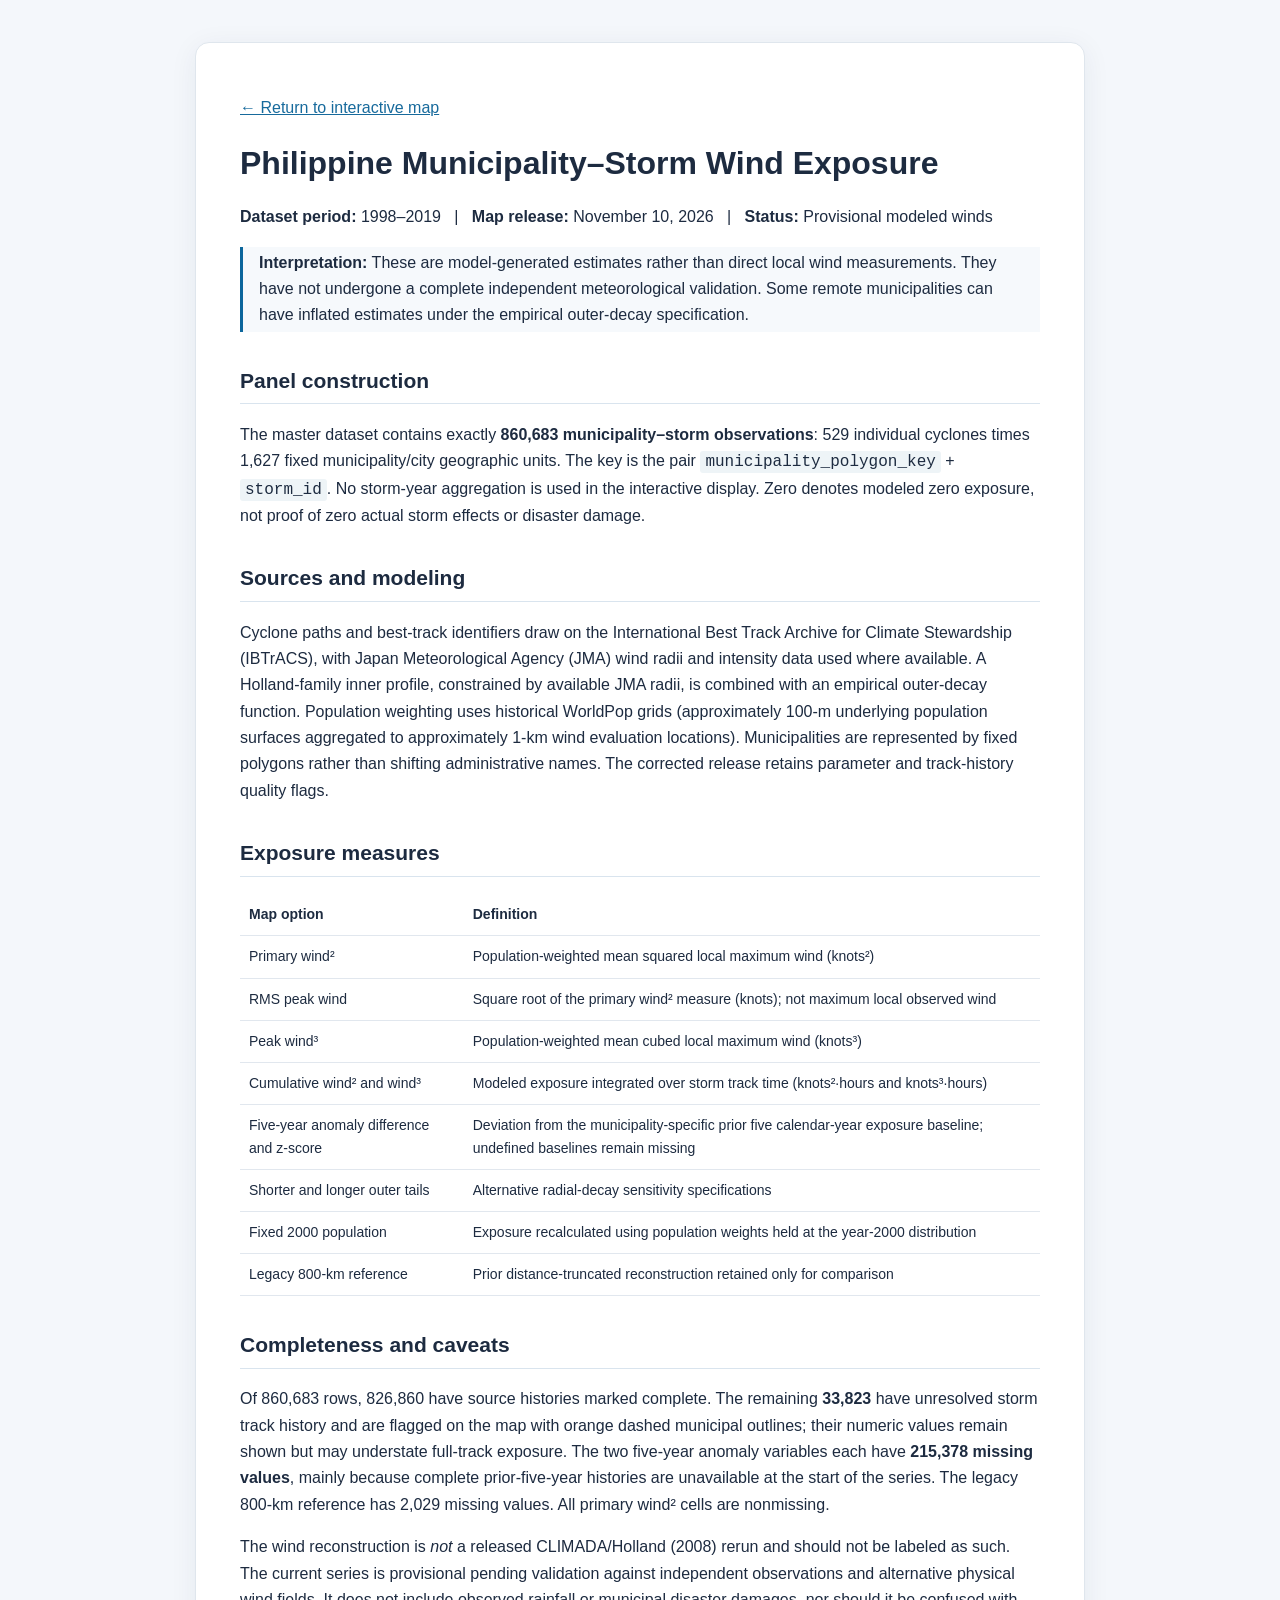
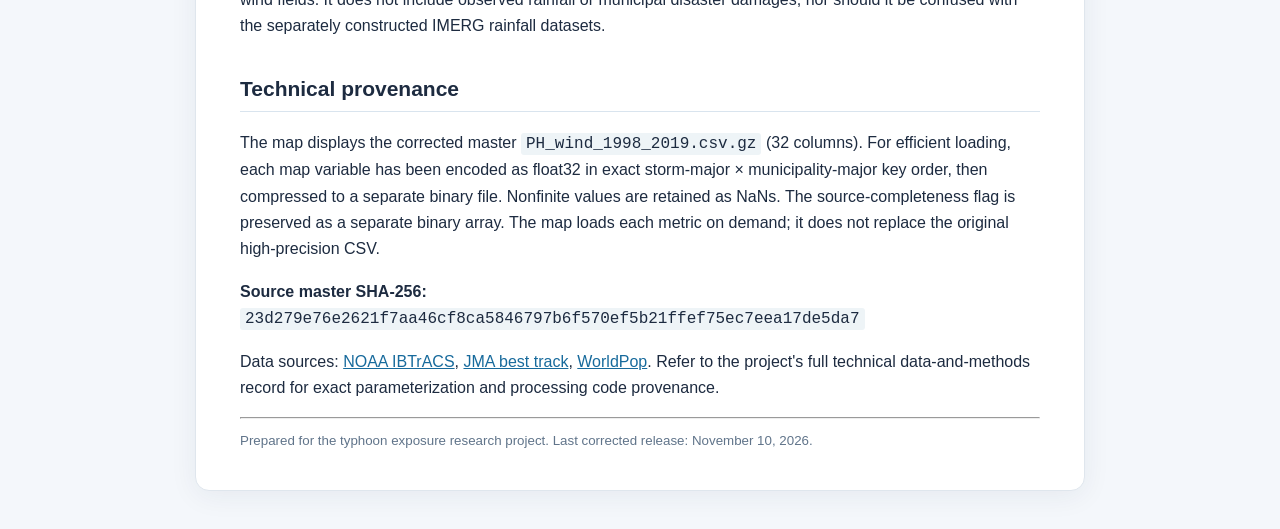
<file: static/maps/typhoons/methodology.html>
<!doctype html><html lang="en"><head><meta charset="utf-8"><meta name="viewport" content="width=device-width, initial-scale=1"><title>Philippine Storm Wind Exposure | Data and Methods</title><style>
:root{color-scheme:light}*{box-sizing:border-box}body{margin:0;background:#f4f7fb;color:#1d2b40;font:16px/1.65 -apple-system,BlinkMacSystemFont,'Segoe UI',sans-serif}main{max-width:890px;margin:42px auto;padding:36px 44px;background:#fff;box-shadow:0 5px 28px #192b4611;border:1px solid #dfe6ed;border-radius:14px}h1{font-size:32px;line-height:1.25}h2{font-size:21px;margin-top:32px;border-bottom:1px solid #d9e4ee;padding-bottom:5px}code{background:#eef4f7;padding:2px 5px;border-radius:3px}a{color:#176a9c}table{border-collapse:collapse;width:100%;font-size:14px}td,th{border-bottom:1px solid #e1e7ee;padding:9px;text-align:left}blockquote{margin:14px 0;padding:3px 16px;border-left:3px solid #0c669c;background:#f6f9fc}small{color:#60748a}@media(max-width:600px){main{margin:0;padding:20px;border-radius:0}h1{font-size:26px}}</style></head><body><main>
<p><a href="index.html">← Return to interactive map</a></p>
<h1>Philippine Municipality–Storm Wind Exposure</h1>
<p><strong>Dataset period:</strong> 1998–2019 &nbsp; | &nbsp; <strong>Map release:</strong> November 10, 2026 &nbsp; | &nbsp; <strong>Status:</strong> Provisional modeled winds</p>
<blockquote><strong>Interpretation:</strong> These are model-generated estimates rather than direct local wind measurements. They have not undergone a complete independent meteorological validation. Some remote municipalities can have inflated estimates under the empirical outer-decay specification.</blockquote>
<h2>Panel construction</h2>
<p>The master dataset contains exactly <strong>860,683 municipality–storm observations</strong>: 529 individual cyclones times 1,627 fixed municipality/city geographic units. The key is the pair <code>municipality_polygon_key</code> + <code>storm_id</code>. No storm-year aggregation is used in the interactive display. Zero denotes modeled zero exposure, not proof of zero actual storm effects or disaster damage.</p>
<h2>Sources and modeling</h2>
<p>Cyclone paths and best-track identifiers draw on the International Best Track Archive for Climate Stewardship (IBTrACS), with Japan Meteorological Agency (JMA) wind radii and intensity data used where available. A Holland-family inner profile, constrained by available JMA radii, is combined with an empirical outer-decay function. Population weighting uses historical WorldPop grids (approximately 100-m underlying population surfaces aggregated to approximately 1-km wind evaluation locations). Municipalities are represented by fixed polygons rather than shifting administrative names. The corrected release retains parameter and track-history quality flags.</p>
<h2>Exposure measures</h2>
<table><thead><tr><th>Map option</th><th>Definition</th></tr></thead><tbody>
<tr><td>Primary wind²</td><td>Population-weighted mean squared local maximum wind (knots²)</td></tr>
<tr><td>RMS peak wind</td><td>Square root of the primary wind² measure (knots); not maximum local observed wind</td></tr>
<tr><td>Peak wind³</td><td>Population-weighted mean cubed local maximum wind (knots³)</td></tr>
<tr><td>Cumulative wind² and wind³</td><td>Modeled exposure integrated over storm track time (knots²·hours and knots³·hours)</td></tr>
<tr><td>Five-year anomaly difference and z-score</td><td>Deviation from the municipality-specific prior five calendar-year exposure baseline; undefined baselines remain missing</td></tr>
<tr><td>Shorter and longer outer tails</td><td>Alternative radial-decay sensitivity specifications</td></tr>
<tr><td>Fixed 2000 population</td><td>Exposure recalculated using population weights held at the year-2000 distribution</td></tr>
<tr><td>Legacy 800-km reference</td><td>Prior distance-truncated reconstruction retained only for comparison</td></tr>
</tbody></table>
<h2>Completeness and caveats</h2>
<p>Of 860,683 rows, 826,860 have source histories marked complete. The remaining <strong>33,823</strong> have unresolved storm track history and are flagged on the map with orange dashed municipal outlines; their numeric values remain shown but may understate full-track exposure. The two five-year anomaly variables each have <strong>215,378 missing values</strong>, mainly because complete prior-five-year histories are unavailable at the start of the series. The legacy 800-km reference has 2,029 missing values. All primary wind² cells are nonmissing.</p>
<p>The wind reconstruction is <em>not</em> a released CLIMADA/Holland (2008) rerun and should not be labeled as such. The current series is provisional pending validation against independent observations and alternative physical wind fields. It does not include observed rainfall or municipal disaster damages, nor should it be confused with the separately constructed IMERG rainfall datasets.</p>
<h2>Technical provenance</h2>
<p>The map displays the corrected master <code>PH_wind_1998_2019.csv.gz</code> (32 columns). For efficient loading, each map variable has been encoded as float32 in exact storm-major × municipality-major key order, then compressed to a separate binary file. Nonfinite values are retained as NaNs. The source-completeness flag is preserved as a separate binary array. The map loads each metric on demand; it does not replace the original high-precision CSV.</p>
<p><strong>Source master SHA-256:</strong><br><code style="word-break:break-all">23d279e76e2621f7aa46cf8ca5846797b6f570ef5b21ffef75ec7eea17de5da7</code></p>
<p>Data sources: <a href="https://www.ncei.noaa.gov/products/international-best-track-archive" target="_blank" rel="noopener">NOAA IBTrACS</a>, <a href="https://www.jma.go.jp/jma/jma-eng/jma-center/rsmc-hp-pub-eg/besttrack.html" target="_blank" rel="noopener">JMA best track</a>, <a href="https://www.worldpop.org/" target="_blank" rel="noopener">WorldPop</a>. Refer to the project's full technical data-and-methods record for exact parameterization and processing code provenance.</p>
<hr><small>Prepared for the typhoon exposure research project. Last corrected release: November 10, 2026.</small>
</main></body></html>
</file>
